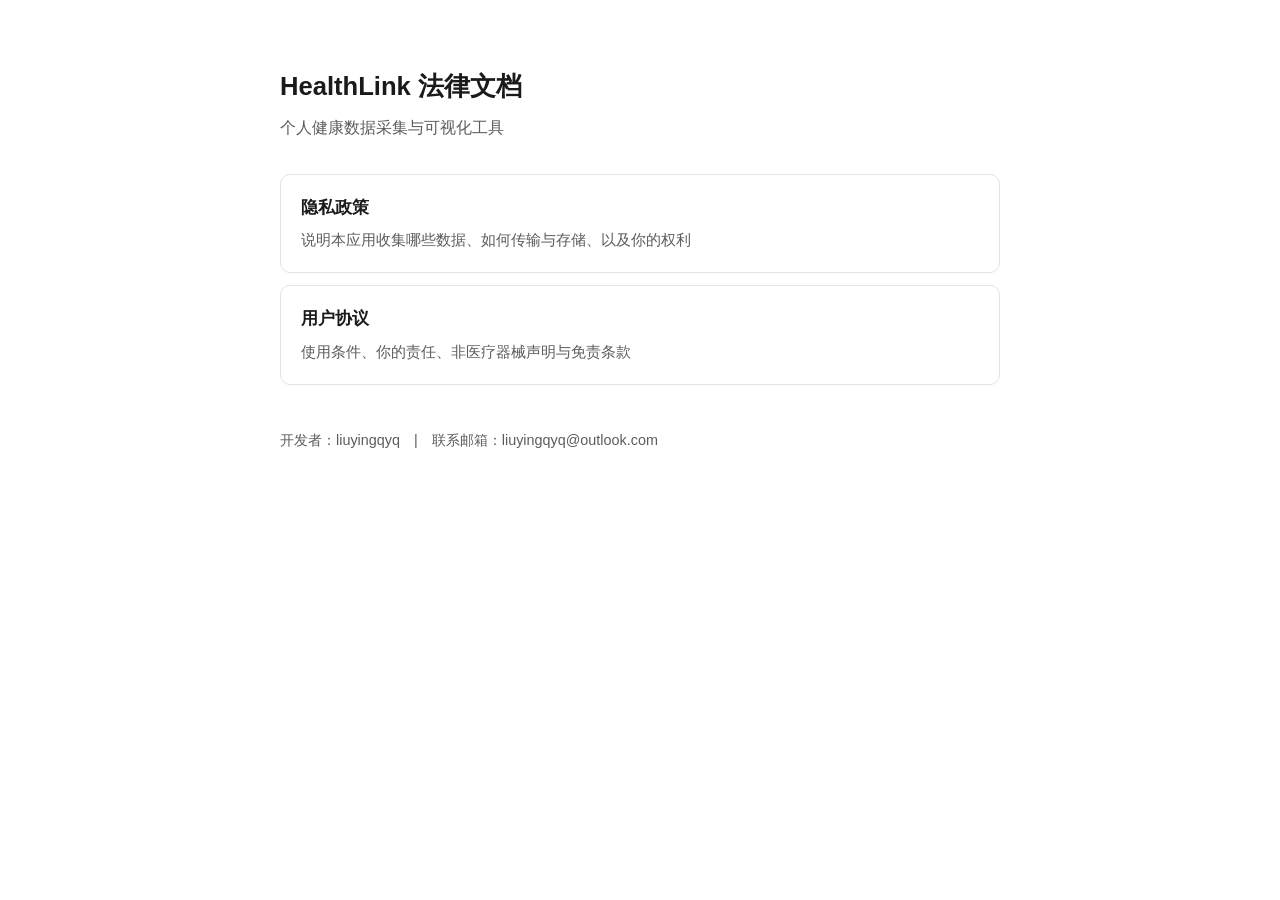
<file: legal/index.html>
<!DOCTYPE html>
<html lang="zh-CN">
<head>
<meta charset="utf-8">
<meta name="viewport" content="width=device-width, initial-scale=1">
<title>HealthLink 法律文档</title>
<style>
  :root { --fg:#1a1a1a; --muted:#5c5c5c; --line:#e3e3e3; --bg:#fff; --accent:#0a59f7; }
  @media (prefers-color-scheme: dark) {
    :root { --fg:#e8e8e8; --muted:#a0a0a0; --line:#333; --bg:#161616; --accent:#6ea8ff; }
  }
  body { margin:0; background:var(--bg); color:var(--fg);
    font: 16px/1.75 -apple-system, "Segoe UI", "Microsoft YaHei", "PingFang SC", Roboto, sans-serif; }
  main { max-width: 720px; margin: 0 auto; padding: 64px 20px; }
  h1 { font-size: 1.6em; margin: 0 0 .2em; }
  p.sub { color: var(--muted); margin: 0 0 2em; }
  a.card { display:block; padding:18px 20px; margin:12px 0; border:1px solid var(--line);
    border-radius:10px; text-decoration:none; color:inherit; transition:border-color .15s; }
  a.card:hover { border-color: var(--accent); }
  a.card b { display:block; font-size:1.05em; margin-bottom:.25em; }
  a.card span { color: var(--muted); font-size:.92em; }
  footer { margin-top:3em; color:var(--muted); font-size:.9em; }
</style>
</head>
<body>
<main>
  <h1>HealthLink 法律文档</h1>
  <p class="sub">个人健康数据采集与可视化工具</p>

  <a class="card" href="./privacy.html">
    <b>隐私政策</b>
    <span>说明本应用收集哪些数据、如何传输与存储、以及你的权利</span>
  </a>
  <a class="card" href="./agreement.html">
    <b>用户协议</b>
    <span>使用条件、你的责任、非医疗器械声明与免责条款</span>
  </a>

  <footer>开发者：liuyingqyq　|　联系邮箱：liuyingqyq@outlook.com</footer>
</main>
</body>
</html>
</file>
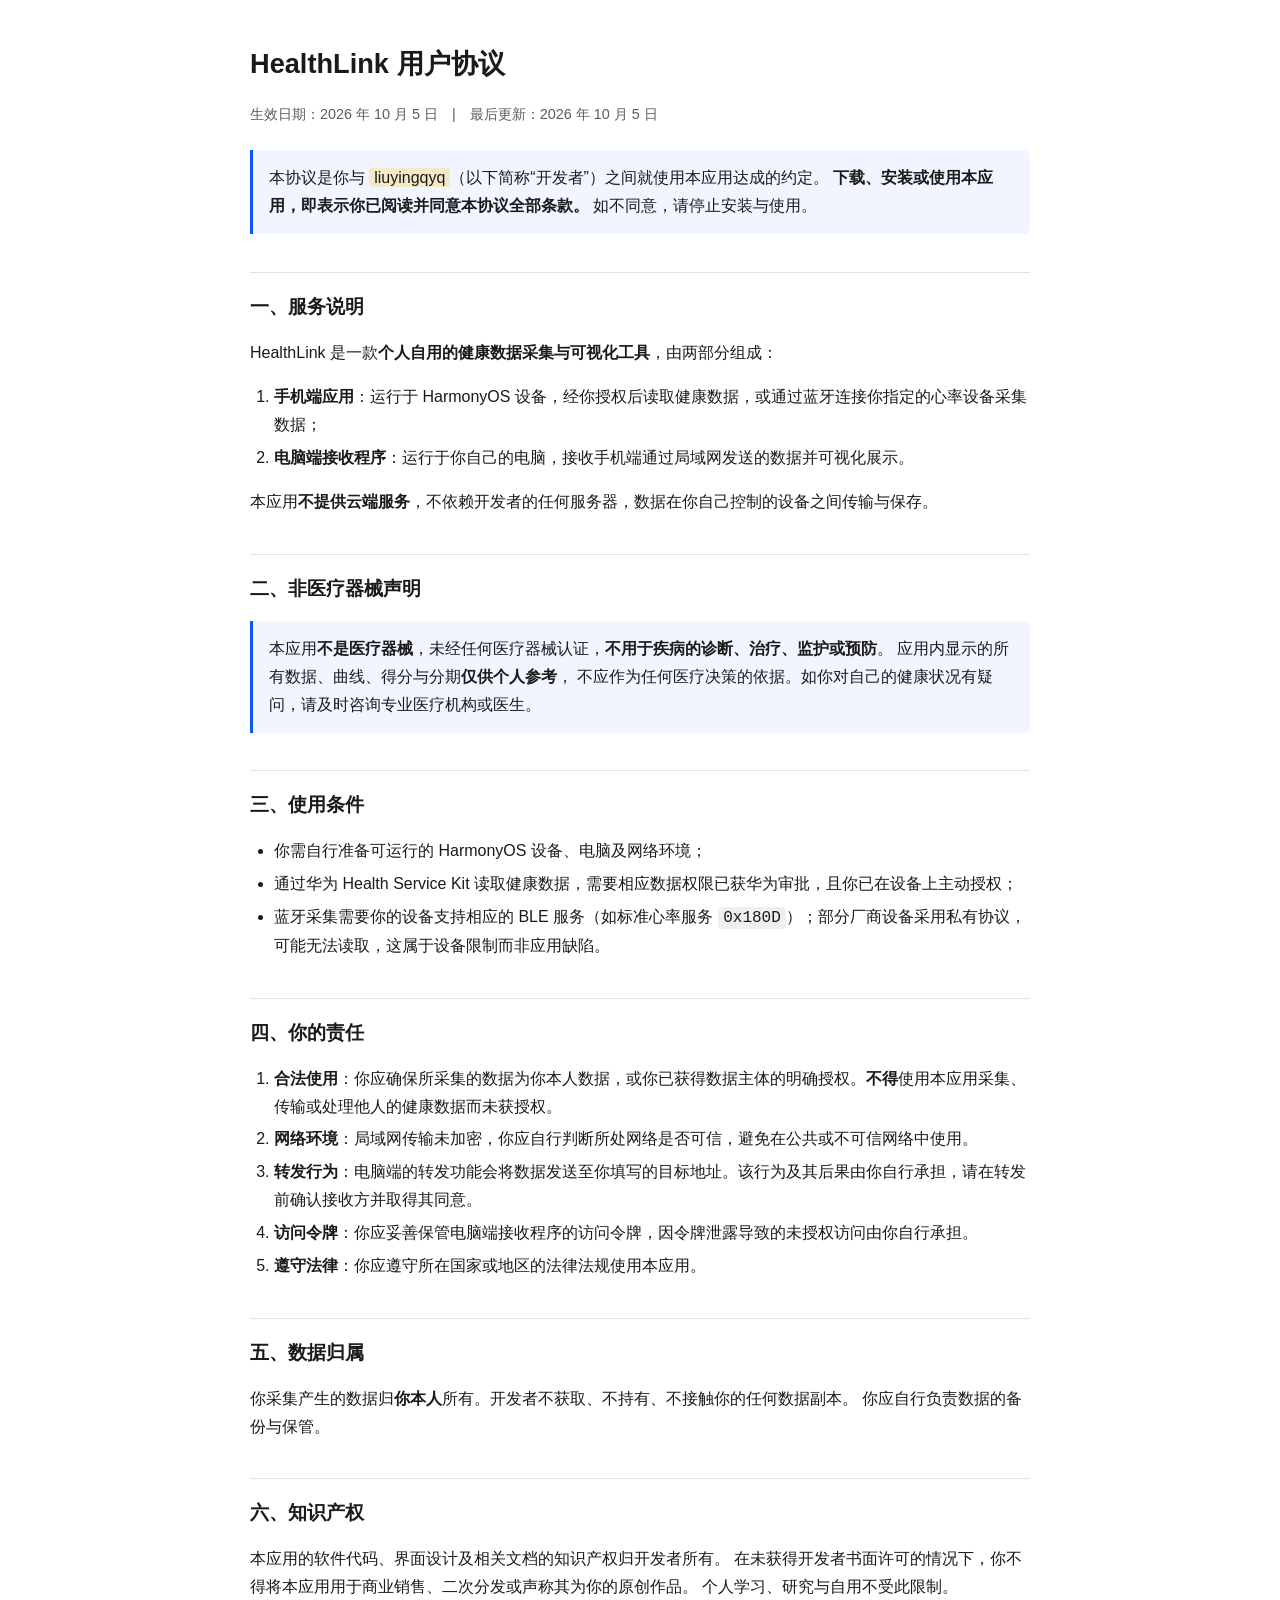
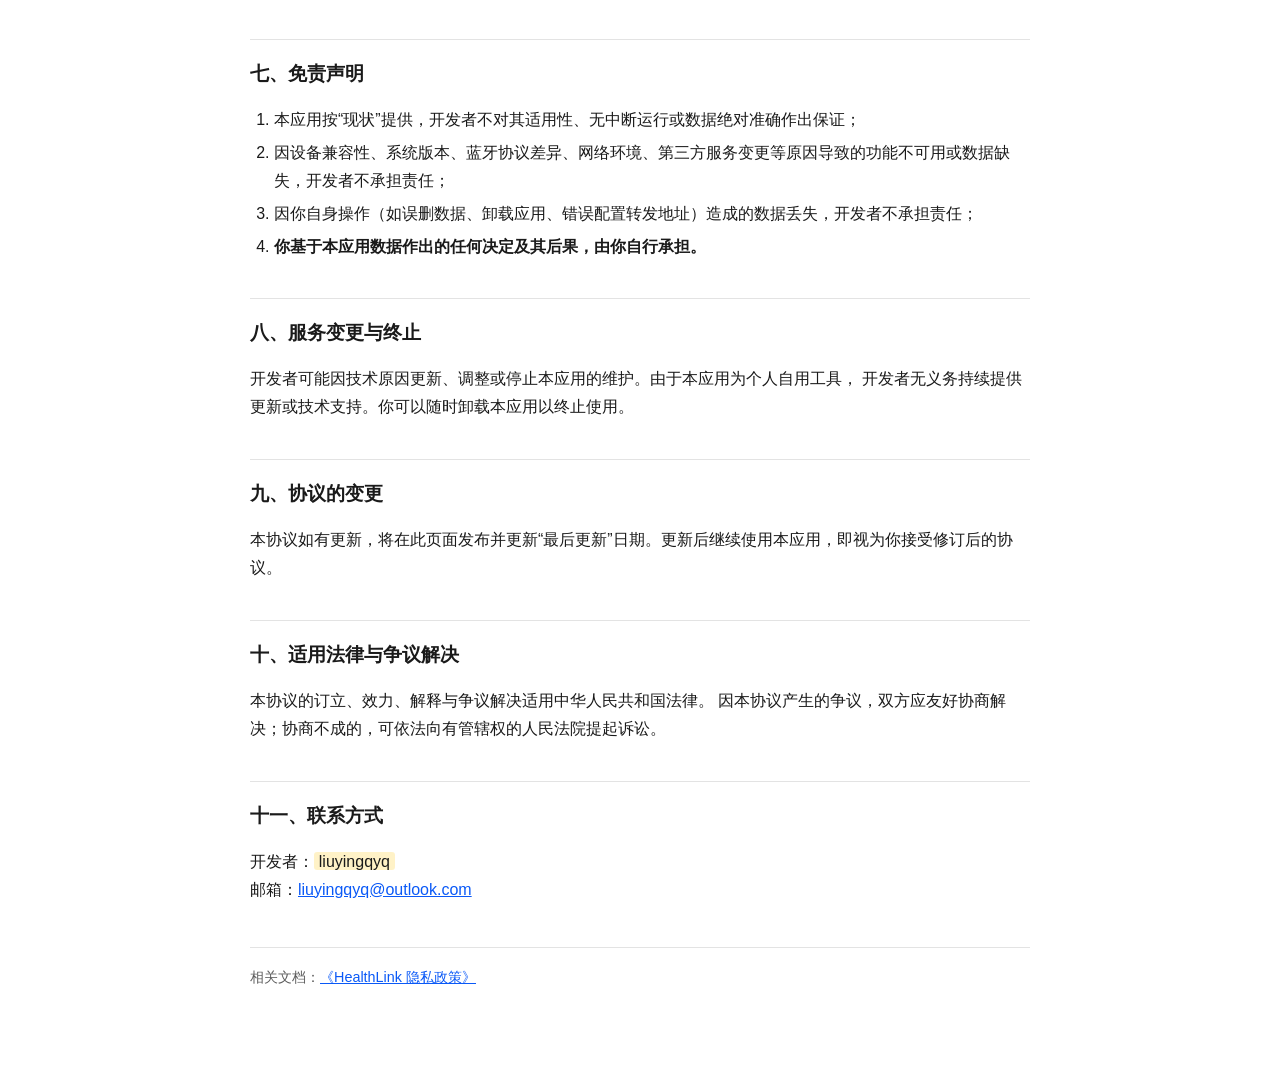
<file: legal/agreement.html>
<!DOCTYPE html>
<html lang="zh-CN">
<head>
<meta charset="utf-8">
<meta name="viewport" content="width=device-width, initial-scale=1">
<title>用户协议 — HealthLink</title>
<style>
  :root { --fg:#1a1a1a; --muted:#5c5c5c; --line:#e3e3e3; --bg:#fff; --accent:#0a59f7; }
  @media (prefers-color-scheme: dark) {
    :root { --fg:#e8e8e8; --muted:#a0a0a0; --line:#333; --bg:#161616; --accent:#6ea8ff; }
  }
  * { box-sizing: border-box; }
  body {
    margin:0; background:var(--bg); color:var(--fg);
    font: 16px/1.75 -apple-system, "Segoe UI", "Microsoft YaHei", "PingFang SC", Roboto, sans-serif;
  }
  main { max-width: 820px; margin: 0 auto; padding: 40px 20px 80px; }
  h1 { font-size: 1.7em; margin: 0 0 4px; }
  h2 { font-size: 1.18em; margin: 2em 0 .5em; padding-top: .9em; border-top: 1px solid var(--line); }
  .meta { color: var(--muted); font-size: .9em; margin-bottom: 1.6em; }
  .lead { padding: 14px 16px; border-left: 3px solid var(--accent); background: rgba(10,89,247,.06); border-radius: 0 6px 6px 0; }
  table { border-collapse: collapse; width: 100%; margin: .8em 0; font-size: .94em; display: block; overflow-x: auto; }
  th, td { border: 1px solid var(--line); padding: 8px 10px; text-align: left; vertical-align: top; }
  th { background: rgba(127,127,127,.08); font-weight: 600; }
  code { background: rgba(127,127,127,.12); padding: .1em .35em; border-radius: 4px; }
  ul, ol { padding-left: 1.5em; }
  li { margin: .3em 0; }
  footer { margin-top: 3em; padding-top: 1.2em; border-top: 1px solid var(--line); color: var(--muted); font-size: .9em; }
  a { color: var(--accent); }
  .fill { background: rgba(255,196,0,.22); padding: .05em .3em; border-radius: 3px; }
</style>
</head>
<body>
<main>

<h1>HealthLink 用户协议</h1>
<p class="meta">生效日期：2026 年 10 月 5 日　|　最后更新：2026 年 10 月 5 日</p>

<p class="lead">
本协议是你与 <span class="fill">liuyingqyq</span>（以下简称“开发者”）之间就使用本应用达成的约定。
<strong>下载、安装或使用本应用，即表示你已阅读并同意本协议全部条款。</strong>
如不同意，请停止安装与使用。
</p>

<h2>一、服务说明</h2>
<p>
HealthLink 是一款<strong>个人自用的健康数据采集与可视化工具</strong>，由两部分组成：
</p>
<ol>
  <li><strong>手机端应用</strong>：运行于 HarmonyOS 设备，经你授权后读取健康数据，或通过蓝牙连接你指定的心率设备采集数据；</li>
  <li><strong>电脑端接收程序</strong>：运行于你自己的电脑，接收手机端通过局域网发送的数据并可视化展示。</li>
</ol>
<p>
本应用<strong>不提供云端服务</strong>，不依赖开发者的任何服务器，数据在你自己控制的设备之间传输与保存。
</p>

<h2>二、非医疗器械声明</h2>
<p class="lead">
本应用<strong>不是医疗器械</strong>，未经任何医疗器械认证，<strong>不用于疾病的诊断、治疗、监护或预防</strong>。
应用内显示的所有数据、曲线、得分与分期<strong>仅供个人参考</strong>，
不应作为任何医疗决策的依据。如你对自己的健康状况有疑问，请及时咨询专业医疗机构或医生。
</p>

<h2>三、使用条件</h2>
<ul>
  <li>你需自行准备可运行的 HarmonyOS 设备、电脑及网络环境；</li>
  <li>通过华为 Health Service Kit 读取健康数据，需要相应数据权限已获华为审批，且你已在设备上主动授权；</li>
  <li>蓝牙采集需要你的设备支持相应的 BLE 服务（如标准心率服务 <code>0x180D</code>）；部分厂商设备采用私有协议，可能无法读取，这属于设备限制而非应用缺陷。</li>
</ul>

<h2>四、你的责任</h2>
<ol>
  <li><strong>合法使用</strong>：你应确保所采集的数据为你本人数据，或你已获得数据主体的明确授权。<strong>不得</strong>使用本应用采集、传输或处理他人的健康数据而未获授权。</li>
  <li><strong>网络环境</strong>：局域网传输未加密，你应自行判断所处网络是否可信，避免在公共或不可信网络中使用。</li>
  <li><strong>转发行为</strong>：电脑端的转发功能会将数据发送至你填写的目标地址。该行为及其后果由你自行承担，请在转发前确认接收方并取得其同意。</li>
  <li><strong>访问令牌</strong>：你应妥善保管电脑端接收程序的访问令牌，因令牌泄露导致的未授权访问由你自行承担。</li>
  <li><strong>遵守法律</strong>：你应遵守所在国家或地区的法律法规使用本应用。</li>
</ol>

<h2>五、数据归属</h2>
<p>
你采集产生的数据归<strong>你本人</strong>所有。开发者不获取、不持有、不接触你的任何数据副本。
你应自行负责数据的备份与保管。
</p>

<h2>六、知识产权</h2>
<p>
本应用的软件代码、界面设计及相关文档的知识产权归开发者所有。
在未获得开发者书面许可的情况下，你不得将本应用用于商业销售、二次分发或声称其为你的原创作品。
个人学习、研究与自用不受此限制。
</p>

<h2>七、免责声明</h2>
<ol>
  <li>本应用按“现状”提供，开发者不对其适用性、无中断运行或数据绝对准确作出保证；</li>
  <li>因设备兼容性、系统版本、蓝牙协议差异、网络环境、第三方服务变更等原因导致的功能不可用或数据缺失，开发者不承担责任；</li>
  <li>因你自身操作（如误删数据、卸载应用、错误配置转发地址）造成的数据丢失，开发者不承担责任；</li>
  <li><strong>你基于本应用数据作出的任何决定及其后果，由你自行承担。</strong></li>
</ol>

<h2>八、服务变更与终止</h2>
<p>
开发者可能因技术原因更新、调整或停止本应用的维护。由于本应用为个人自用工具，
开发者无义务持续提供更新或技术支持。你可以随时卸载本应用以终止使用。
</p>

<h2>九、协议的变更</h2>
<p>
本协议如有更新，将在此页面发布并更新“最后更新”日期。更新后继续使用本应用，即视为你接受修订后的协议。
</p>

<h2>十、适用法律与争议解决</h2>
<p>
本协议的订立、效力、解释与争议解决适用中华人民共和国法律。
因本协议产生的争议，双方应友好协商解决；协商不成的，可依法向有管辖权的人民法院提起诉讼。
</p>

<h2>十一、联系方式</h2>
<p>
开发者：<span class="fill">liuyingqyq</span><br>
邮箱：<a href="mailto:liuyingqyq@outlook.com">liuyingqyq@outlook.com</a>
</p>

<footer>
相关文档：<a href="./privacy.html">《HealthLink 隐私政策》</a>
</footer>

</main>
</body>
</html>
</file>
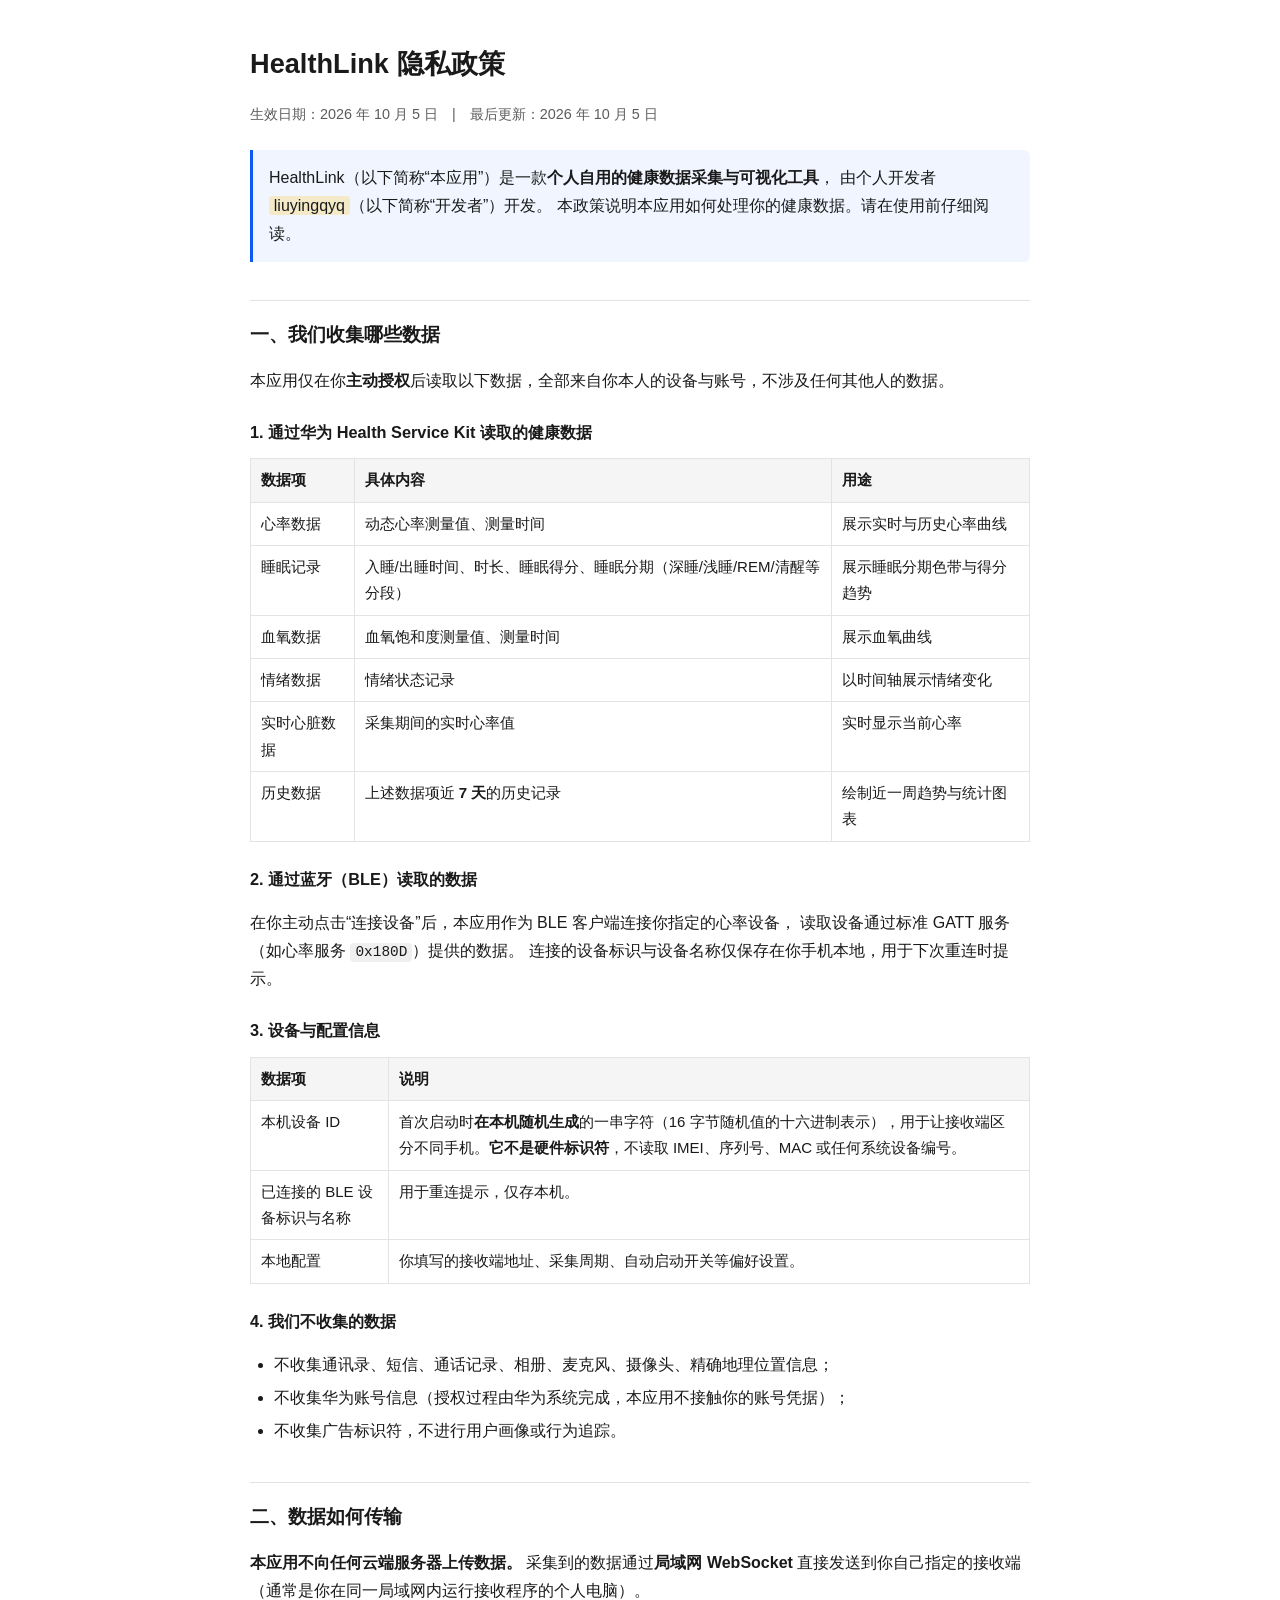
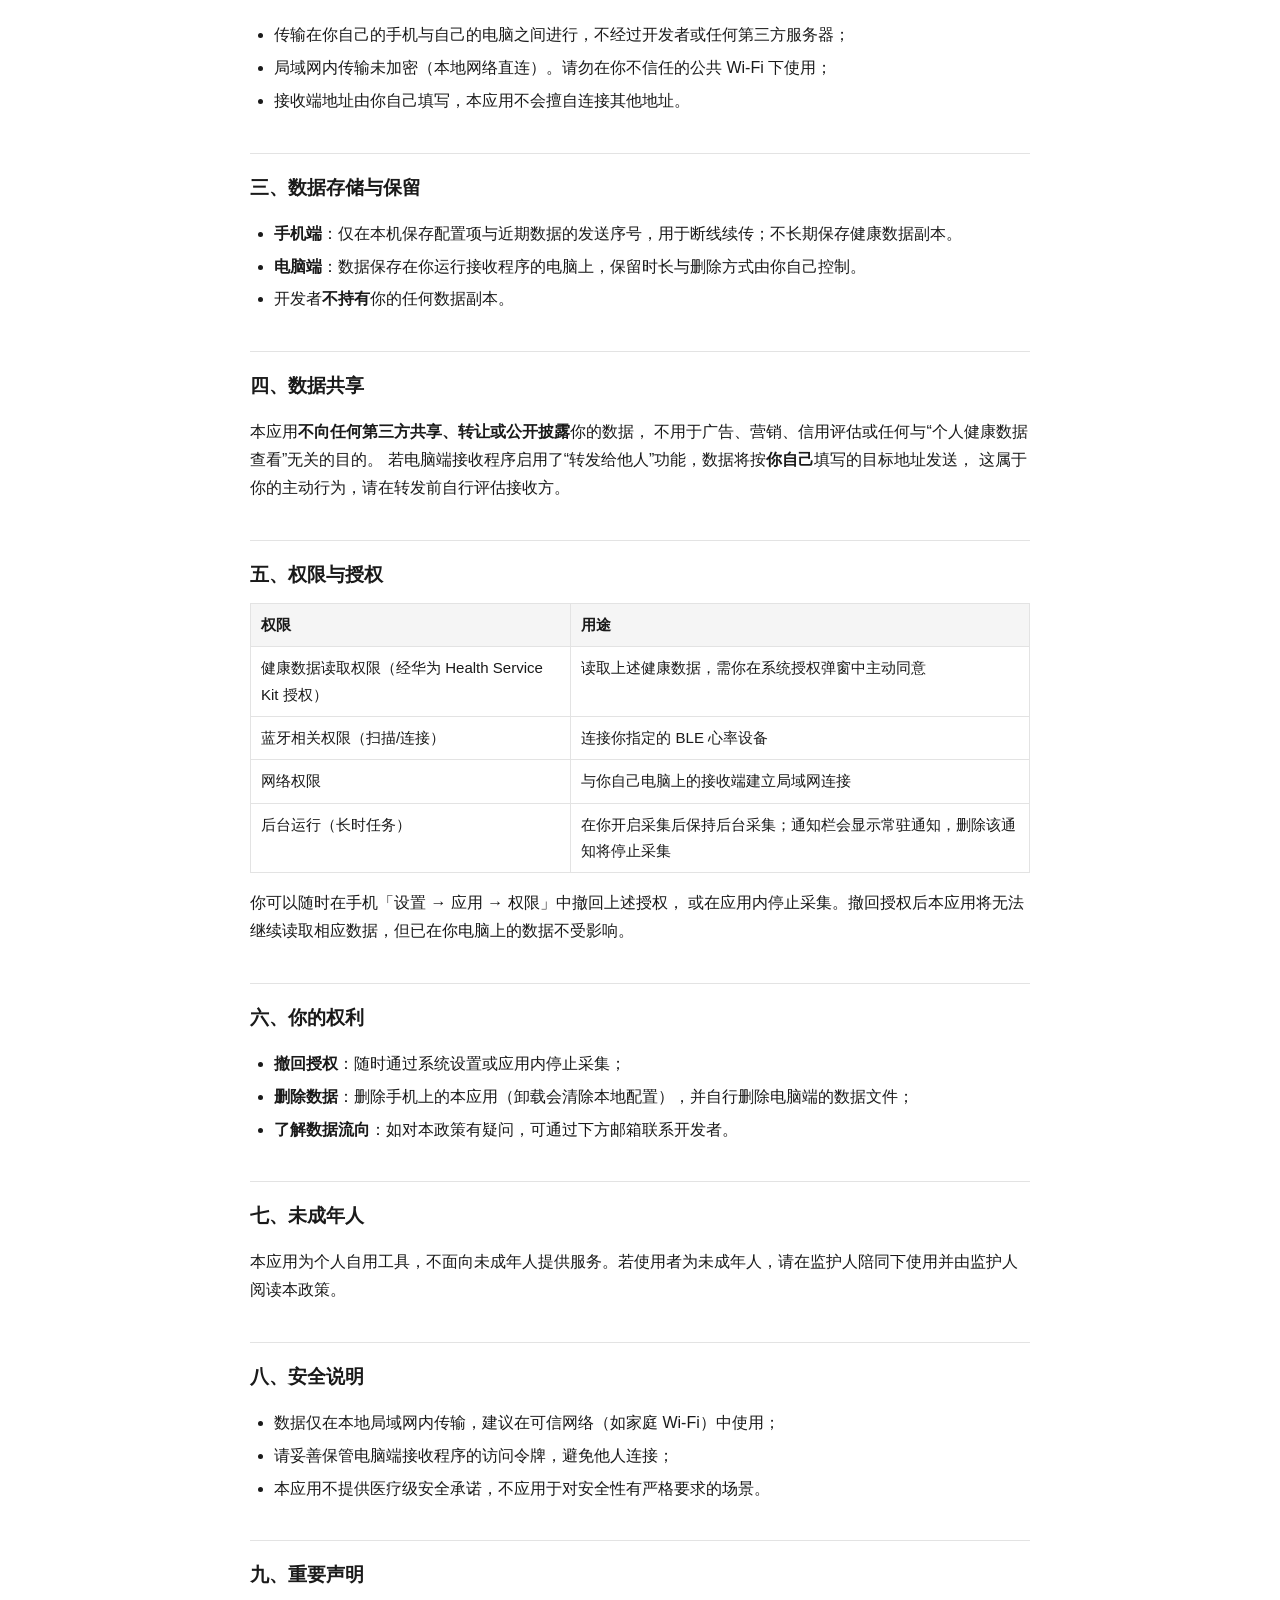
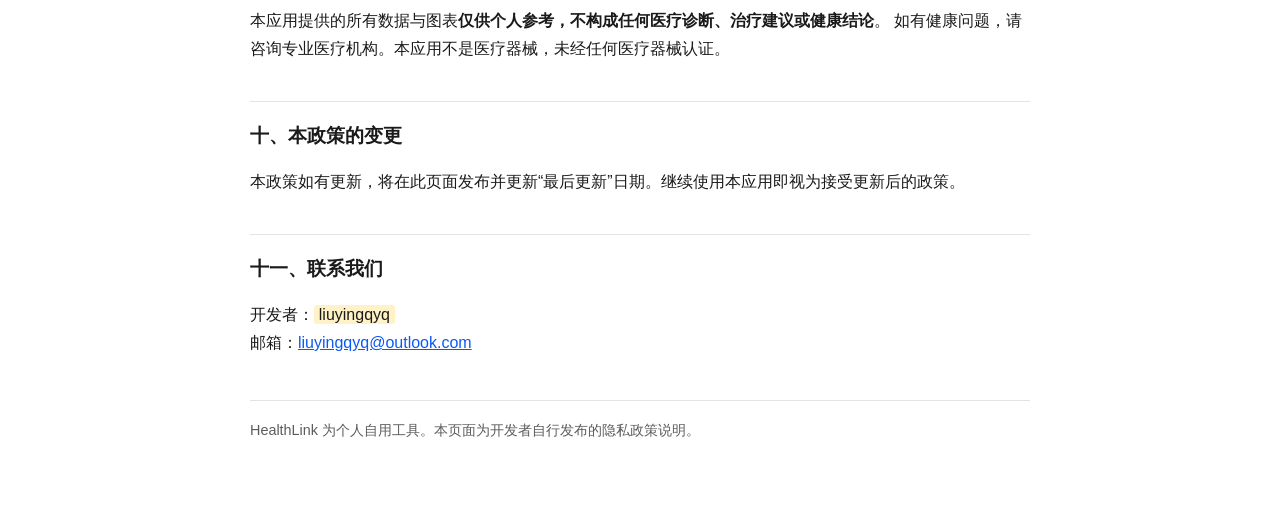
<file: legal/privacy.html>
<!DOCTYPE html>
<html lang="zh-CN">
<head>
<meta charset="utf-8">
<meta name="viewport" content="width=device-width, initial-scale=1">
<title>隐私政策 — HealthLink</title>
<style>
  :root { --fg:#1a1a1a; --muted:#5c5c5c; --line:#e3e3e3; --bg:#fff; --accent:#0a59f7; }
  @media (prefers-color-scheme: dark) {
    :root { --fg:#e8e8e8; --muted:#a0a0a0; --line:#333; --bg:#161616; --accent:#6ea8ff; }
  }
  * { box-sizing: border-box; }
  body {
    margin:0; background:var(--bg); color:var(--fg);
    font: 16px/1.75 -apple-system, "Segoe UI", "Microsoft YaHei", "PingFang SC", Roboto, sans-serif;
  }
  main { max-width: 820px; margin: 0 auto; padding: 40px 20px 80px; }
  h1 { font-size: 1.7em; margin: 0 0 4px; }
  h2 { font-size: 1.18em; margin: 2em 0 .5em; padding-top: .9em; border-top: 1px solid var(--line); }
  h3 { font-size: 1.02em; margin: 1.4em 0 .3em; }
  .meta { color: var(--muted); font-size: .9em; margin-bottom: 1.6em; }
  .lead { padding: 14px 16px; border-left: 3px solid var(--accent); background: rgba(10,89,247,.06); border-radius: 0 6px 6px 0; }
  table { border-collapse: collapse; width: 100%; margin: .8em 0; font-size: .94em; display: block; overflow-x: auto; }
  th, td { border: 1px solid var(--line); padding: 8px 10px; text-align: left; vertical-align: top; }
  th { background: rgba(127,127,127,.08); font-weight: 600; }
  code { background: rgba(127,127,127,.12); padding: .1em .35em; border-radius: 4px; font-size: .9em; }
  ul, ol { padding-left: 1.5em; }
  li { margin: .3em 0; }
  footer { margin-top: 3em; padding-top: 1.2em; border-top: 1px solid var(--line); color: var(--muted); font-size: .9em; }
  a { color: var(--accent); }
  .fill { background: rgba(255,196,0,.22); padding: .05em .3em; border-radius: 3px; }
</style>
</head>
<body>
<main>

<h1>HealthLink 隐私政策</h1>
<p class="meta">生效日期：2026 年 10 月 5 日　|　最后更新：2026 年 10 月 5 日</p>

<p class="lead">
HealthLink（以下简称“本应用”）是一款<strong>个人自用的健康数据采集与可视化工具</strong>，
由个人开发者 <span class="fill">liuyingqyq</span>（以下简称“开发者”）开发。
本政策说明本应用如何处理你的健康数据。请在使用前仔细阅读。
</p>

<h2>一、我们收集哪些数据</h2>

<p>本应用仅在你<strong>主动授权</strong>后读取以下数据，全部来自你本人的设备与账号，不涉及任何其他人的数据。</p>

<h3>1. 通过华为 Health Service Kit 读取的健康数据</h3>
<table>
  <thead>
    <tr><th>数据项</th><th>具体内容</th><th>用途</th></tr>
  </thead>
  <tbody>
    <tr><td>心率数据</td><td>动态心率测量值、测量时间</td><td>展示实时与历史心率曲线</td></tr>
    <tr><td>睡眠记录</td><td>入睡/出睡时间、时长、睡眠得分、睡眠分期（深睡/浅睡/REM/清醒等分段）</td><td>展示睡眠分期色带与得分趋势</td></tr>
    <tr><td>血氧数据</td><td>血氧饱和度测量值、测量时间</td><td>展示血氧曲线</td></tr>
    <tr><td>情绪数据</td><td>情绪状态记录</td><td>以时间轴展示情绪变化</td></tr>
    <tr><td>实时心脏数据</td><td>采集期间的实时心率值</td><td>实时显示当前心率</td></tr>
    <tr><td>历史数据</td><td>上述数据项近 <strong>7 天</strong>的历史记录</td><td>绘制近一周趋势与统计图表</td></tr>
  </tbody>
</table>

<h3>2. 通过蓝牙（BLE）读取的数据</h3>
<p>
在你主动点击“连接设备”后，本应用作为 BLE 客户端连接你指定的心率设备，
读取设备通过标准 GATT 服务（如心率服务 <code>0x180D</code>）提供的数据。
连接的设备标识与设备名称仅保存在你手机本地，用于下次重连时提示。
</p>

<h3>3. 设备与配置信息</h3>
<table>
  <thead><tr><th>数据项</th><th>说明</th></tr></thead>
  <tbody>
    <tr><td>本机设备 ID</td><td>首次启动时<strong>在本机随机生成</strong>的一串字符（16 字节随机值的十六进制表示），用于让接收端区分不同手机。<strong>它不是硬件标识符</strong>，不读取 IMEI、序列号、MAC 或任何系统设备编号。</td></tr>
    <tr><td>已连接的 BLE 设备标识与名称</td><td>用于重连提示，仅存本机。</td></tr>
    <tr><td>本地配置</td><td>你填写的接收端地址、采集周期、自动启动开关等偏好设置。</td></tr>
  </tbody>
</table>

<h3>4. 我们不收集的数据</h3>
<ul>
  <li>不收集通讯录、短信、通话记录、相册、麦克风、摄像头、精确地理位置信息；</li>
  <li>不收集华为账号信息（授权过程由华为系统完成，本应用不接触你的账号凭据）；</li>
  <li>不收集广告标识符，不进行用户画像或行为追踪。</li>
</ul>

<h2>二、数据如何传输</h2>
<p>
<strong>本应用不向任何云端服务器上传数据。</strong>
采集到的数据通过<strong>局域网 WebSocket</strong> 直接发送到你自己指定的接收端
（通常是你在同一局域网内运行接收程序的个人电脑）。
</p>
<ul>
  <li>传输在你自己的手机与自己的电脑之间进行，不经过开发者或任何第三方服务器；</li>
  <li>局域网内传输未加密（本地网络直连）。请勿在你不信任的公共 Wi-Fi 下使用；</li>
  <li>接收端地址由你自己填写，本应用不会擅自连接其他地址。</li>
</ul>

<h2>三、数据存储与保留</h2>
<ul>
  <li><strong>手机端</strong>：仅在本机保存配置项与近期数据的发送序号，用于断线续传；不长期保存健康数据副本。</li>
  <li><strong>电脑端</strong>：数据保存在你运行接收程序的电脑上，保留时长与删除方式由你自己控制。</li>
  <li>开发者<strong>不持有</strong>你的任何数据副本。</li>
</ul>

<h2>四、数据共享</h2>
<p>
本应用<strong>不向任何第三方共享、转让或公开披露</strong>你的数据，
不用于广告、营销、信用评估或任何与“个人健康数据查看”无关的目的。
若电脑端接收程序启用了“转发给他人”功能，数据将按<strong>你自己</strong>填写的目标地址发送，
这属于你的主动行为，请在转发前自行评估接收方。
</p>

<h2>五、权限与授权</h2>
<table>
  <thead><tr><th>权限</th><th>用途</th></tr></thead>
  <tbody>
    <tr><td>健康数据读取权限（经华为 Health Service Kit 授权）</td><td>读取上述健康数据，需你在系统授权弹窗中主动同意</td></tr>
    <tr><td>蓝牙相关权限（扫描/连接）</td><td>连接你指定的 BLE 心率设备</td></tr>
    <tr><td>网络权限</td><td>与你自己电脑上的接收端建立局域网连接</td></tr>
    <tr><td>后台运行（长时任务）</td><td>在你开启采集后保持后台采集；通知栏会显示常驻通知，删除该通知将停止采集</td></tr>
  </tbody>
</table>
<p>
你可以随时在手机「设置 → 应用 → 权限」中撤回上述授权，
或在应用内停止采集。撤回授权后本应用将无法继续读取相应数据，但已在你电脑上的数据不受影响。
</p>

<h2>六、你的权利</h2>
<ul>
  <li><strong>撤回授权</strong>：随时通过系统设置或应用内停止采集；</li>
  <li><strong>删除数据</strong>：删除手机上的本应用（卸载会清除本地配置），并自行删除电脑端的数据文件；</li>
  <li><strong>了解数据流向</strong>：如对本政策有疑问，可通过下方邮箱联系开发者。</li>
</ul>

<h2>七、未成年人</h2>
<p>本应用为个人自用工具，不面向未成年人提供服务。若使用者为未成年人，请在监护人陪同下使用并由监护人阅读本政策。</p>

<h2>八、安全说明</h2>
<ul>
  <li>数据仅在本地局域网内传输，建议在可信网络（如家庭 Wi-Fi）中使用；</li>
  <li>请妥善保管电脑端接收程序的访问令牌，避免他人连接；</li>
  <li>本应用不提供医疗级安全承诺，不应用于对安全性有严格要求的场景。</li>
</ul>

<h2>九、重要声明</h2>
<p>
本应用提供的所有数据与图表<strong>仅供个人参考，不构成任何医疗诊断、治疗建议或健康结论</strong>。
如有健康问题，请咨询专业医疗机构。本应用不是医疗器械，未经任何医疗器械认证。
</p>

<h2>十、本政策的变更</h2>
<p>本政策如有更新，将在此页面发布并更新“最后更新”日期。继续使用本应用即视为接受更新后的政策。</p>

<h2>十一、联系我们</h2>
<p>
开发者：<span class="fill">liuyingqyq</span><br>
邮箱：<a href="mailto:liuyingqyq@outlook.com">liuyingqyq@outlook.com</a>
</p>

<footer>
HealthLink 为个人自用工具。本页面为开发者自行发布的隐私政策说明。
</footer>

</main>
</body>
</html>
</file>
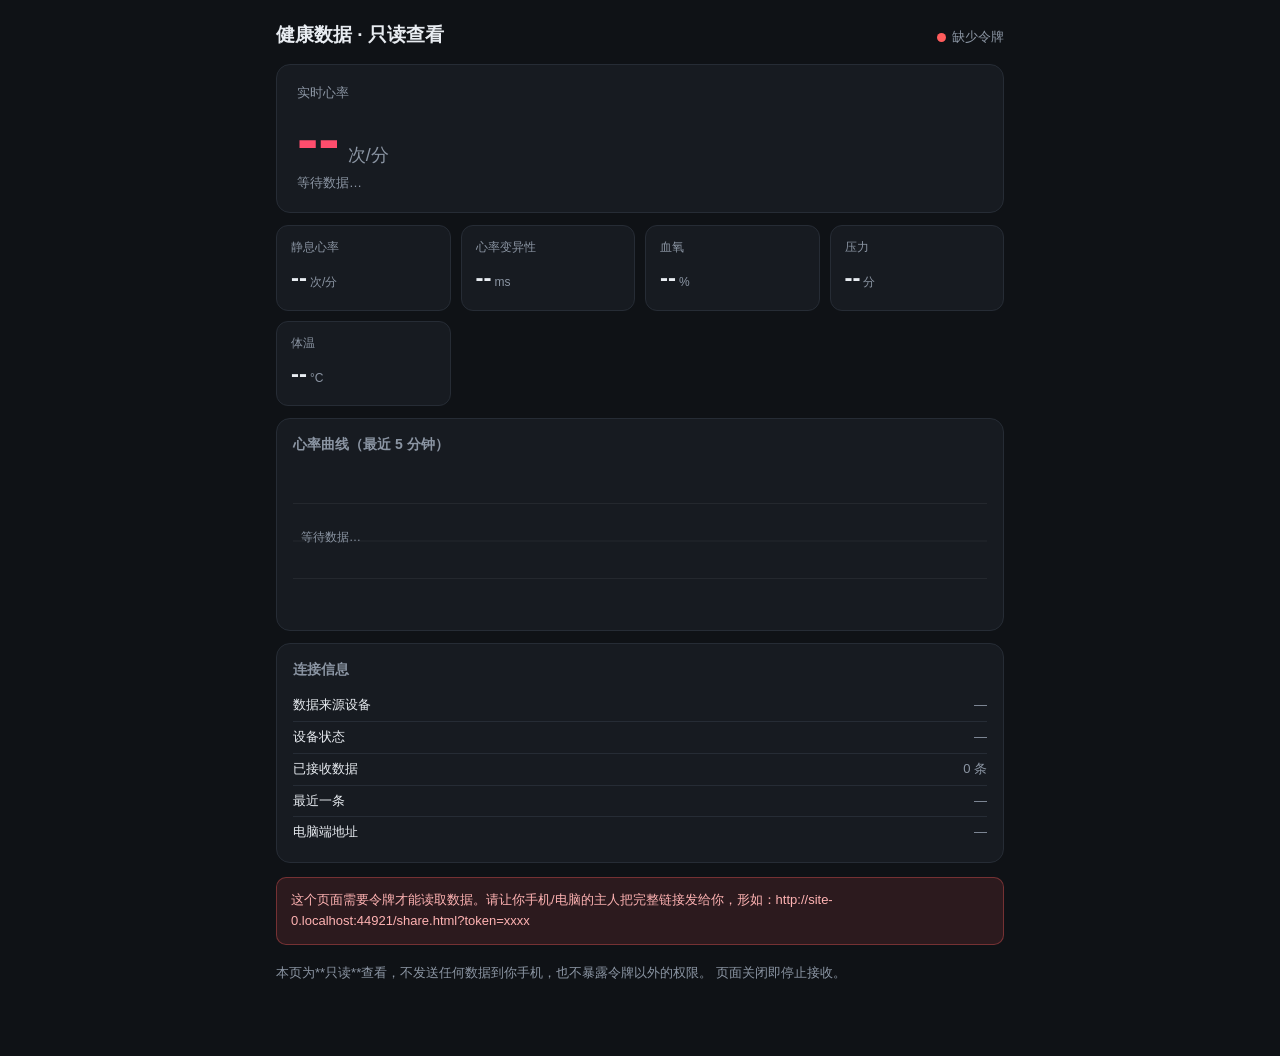
<file: pc/web/share.html>
<!DOCTYPE html>
<html lang="zh-CN">
<head>
<meta charset="utf-8">
<meta name="viewport" content="width=device-width, initial-scale=1">
<meta name="robots" content="noindex, nofollow">
<title>健康数据 · 只读查看</title>
<style>
  :root {
    --bg: #0f1216; --card: #171b21; --line: #262c35;
    --fg: #e8ecf1; --muted: #8b95a3; --ok: #3ddc84; --warn: #f5a623; --err: #ff5c5c;
    --hr: #ff4d6d; --spo2: #4da3ff; --stress: #f5a623;
  }
  * { box-sizing: border-box; }
  body {
    margin: 0; background: var(--bg); color: var(--fg);
    font: 15px/1.6 -apple-system, "Segoe UI", "Microsoft YaHei", "PingFang SC", sans-serif;
  }
  .wrap { max-width: 760px; margin: 0 auto; padding: 20px 16px 60px; }
  header { display: flex; align-items: baseline; justify-content: space-between; margin-bottom: 14px; }
  h1 { font-size: 19px; margin: 0; }
  .dot { display: inline-block; width: 9px; height: 9px; border-radius: 50%; margin-right: 6px; vertical-align: middle; background: var(--muted); }
  .dot.on { background: var(--ok); box-shadow: 0 0 8px var(--ok); }
  .dot.err { background: var(--err); }
  .dot.wait { background: var(--warn); }
  .muted { color: var(--muted); font-size: 13px; }

  .hero { background: var(--card); border: 1px solid var(--line); border-radius: 14px; padding: 18px 20px; }
  .hero .big { font-size: 64px; font-weight: 700; line-height: 1.05; color: var(--hr); }
  .hero .big small { font-size: 18px; font-weight: 400; color: var(--muted); margin-left: 8px; }
  .hero .label { color: var(--muted); font-size: 13px; margin-bottom: 2px; }

  .grid { display: grid; grid-template-columns: repeat(auto-fit, minmax(150px, 1fr)); gap: 10px; margin-top: 12px; }
  .cell { background: var(--card); border: 1px solid var(--line); border-radius: 12px; padding: 12px 14px; }
  .cell .k { color: var(--muted); font-size: 12px; }
  .cell .v { font-size: 24px; font-weight: 600; margin-top: 2px; }
  .cell .u { font-size: 12px; color: var(--muted); margin-left: 3px; font-weight: 400; }

  .card { background: var(--card); border: 1px solid var(--line); border-radius: 14px; padding: 14px 16px; margin-top: 12px; }
  .card h2 { font-size: 14px; margin: 0 0 10px; color: var(--muted); font-weight: 600; }
  canvas { width: 100%; height: 150px; display: block; }

  table { width: 100%; border-collapse: collapse; font-size: 13px; }
  td { padding: 5px 0; border-bottom: 1px solid var(--line); }
  tr:last-child td { border-bottom: none; }
  td:last-child { text-align: right; color: var(--muted); }

  .msg { margin-top: 14px; padding: 12px 14px; border-radius: 10px; font-size: 13px;
         background: rgba(245,166,35,.12); border: 1px solid rgba(245,166,35,.35); color: #ffd79a; }
  .msg.err { background: rgba(255,92,92,.12); border-color: rgba(255,92,92,.35); color: #ffb3b3; }
  .msg.hide { display: none; }
  code { background: rgba(255,255,255,.08); padding: 1px 5px; border-radius: 4px; }
</style>
</head>
<body>
<div class="wrap">

  <header>
    <h1>健康数据 · 只读查看</h1>
    <div class="muted"><span id="dot" class="dot wait"></span><span id="statusText">正在连接…</span></div>
  </header>

  <!-- 心率主卡 -->
  <div class="hero">
    <div class="label">实时心率</div>
    <div class="big"><span id="hr">--</span><small>次/分</small></div>
    <div class="muted" id="hrTime">等待数据…</div>
  </div>

  <!-- 其它指标 -->
  <div class="grid" id="metrics"></div>

  <!-- 心率曲线 -->
  <div class="card">
    <h2>心率曲线（最近 5 分钟）</h2>
    <canvas id="chart"></canvas>
  </div>

  <!-- 连接与设备信息 -->
  <div class="card">
    <h2>连接信息</h2>
    <table>
      <tr><td>数据来源设备</td><td id="deviceId">—</td></tr>
      <tr><td>设备状态</td><td id="deviceState">—</td></tr>
      <tr><td>已接收数据</td><td id="count">0 条</td></tr>
      <tr><td>最近一条</td><td id="lastAt">—</td></tr>
      <tr><td>电脑端地址</td><td id="serverAddr">—</td></tr>
    </table>
  </div>

  <div class="msg hide" id="message"></div>

  <p class="muted" style="margin-top:18px">
    本页为**只读**查看，不发送任何数据到你手机，也不暴露令牌以外的权限。
    页面关闭即停止接收。
  </p>
</div>

<script>
(function () {
  'use strict';

  // ---------------------------------------------------------------- 配置
  var qs = new URLSearchParams(location.search);
  var TOKEN = qs.get('token') || '';
  var TOPIC = qs.get('topic') || 'health';

  var $ = function (id) { return document.getElementById(id); };
  var el = {
    dot: $('dot'), statusText: $('statusText'), hr: $('hr'), hrTime: $('hrTime'),
    metrics: $('metrics'), deviceId: $('deviceId'), deviceState: $('deviceState'),
    count: $('count'), lastAt: $('lastAt'), serverAddr: $('serverAddr'),
    message: $('message'), chart: $('chart')
  };

  // 指标展示定义（与协议 3.5 的 metric 枚举对应）
  var METRIC_DEF = [
    { key: 'heart_rate',          name: '心率',       unit: '次/分', digits: 0 },
    { key: 'resting_heart_rate',  name: '静息心率',   unit: '次/分', digits: 0 },
    { key: 'hrv',                 name: '心率变异性', unit: 'ms',    digits: 0 },
    { key: 'spo2',                name: '血氧',       unit: '%',     digits: 0 },
    { key: 'stress',              name: '压力',       unit: '分',    digits: 0 },
    { key: 'body_temperature',    name: '体温',       unit: '°C',    digits: 1 }
  ];

  var latest = {};          // metric -> {value, unit, endTime}
  var hrSeries = [];        // [{t, v}] 最近 5 分钟
  var received = 0;
  var device = { id: '', online: null, model: '' };
  var ws = null;
  var reconnectTimer = null;
  var reconnectDelay = 1000;
  var stopped = false;

  var HR_WINDOW_MS = 5 * 60 * 1000;

  // ---------------------------------------------------------------- 文案
  function setStatus(kind, text) {
    el.dot.className = 'dot ' + (kind === 'ok' ? 'on' : kind === 'err' ? 'err' : 'wait');
    el.statusText.textContent = text;
  }
  function showMessage(text, isErr) {
    el.message.textContent = text;
    el.message.className = 'msg' + (isErr ? ' err' : '');
  }
  function hideMessage() { el.message.className = 'msg hide'; }

  function fmtTime(ts) {
    if (!ts) return '—';
    var d = new Date(ts);
    var p = function (n) { return n < 10 ? '0' + n : '' + n; };
    return p(d.getHours()) + ':' + p(d.getMinutes()) + ':' + p(d.getSeconds());
  }

  function shortId(id) {
    if (!id) return '—';
    return id.length > 10 ? id.slice(0, 10) + '…' : id;
  }

  // ---------------------------------------------------------------- 渲染
  function renderHero() {
    var hr = latest['heart_rate'];
    if (!hr || hr.value === null || hr.value === undefined) {
      el.hr.textContent = '--';
      el.hrTime.textContent = '等待数据…';
      return;
    }
    el.hr.textContent = Math.round(hr.value);
    el.hrTime.textContent = '更新于 ' + fmtTime(hr.endTime);
  }

  function renderMetrics() {
    var html = '';
    for (var i = 0; i < METRIC_DEF.length; i++) {
      var def = METRIC_DEF[i];
      if (def.key === 'heart_rate') continue;      // 已在主卡显示
      var m = latest[def.key];
      var has = m && m.value !== null && m.value !== undefined;
      var v = has ? Number(m.value).toFixed(def.digits) : '--';
      var u = (has && m.unit) ? m.unit : def.unit;
      html += '<div class="cell"><div class="k">' + def.name + '</div>' +
              '<div class="v">' + v + '<span class="u">' + u + '</span></div></div>';
    }
    el.metrics.innerHTML = html;
  }

  function renderInfo() {
    el.deviceId.textContent = device.id ? shortId(device.id) + (device.model ? '（' + device.model + '）' : '') : '—';
    el.deviceState.textContent = device.online === null ? '—' : (device.online ? '在线' : '离线');
    el.count.textContent = received + ' 条';
    var last = hrSeries.length > 0 ? hrSeries[hrSeries.length - 1].t : 0;
    el.lastAt.textContent = last ? fmtTime(last) : '—';
  }

  // ---------------------------------------------------------------- 曲线
  var ctx = el.chart.getContext('2d');
  function drawChart() {
    var dpr = window.devicePixelRatio || 1;
    var w = el.chart.clientWidth, h = el.chart.clientHeight;
    if (el.chart.width !== w * dpr || el.chart.height !== h * dpr) {
      el.chart.width = w * dpr; el.chart.height = h * dpr;
      ctx.setTransform(dpr, 0, 0, dpr, 0, 0);
    }
    ctx.clearRect(0, 0, w, h);

    var now = Date.now();
    var pts = hrSeries.filter(function (p) { return now - p.t <= HR_WINDOW_MS; });
    hrSeries = pts;

    // 背景网格
    ctx.strokeStyle = 'rgba(255,255,255,.06)';
    ctx.lineWidth = 1;
    for (var g = 1; g <= 3; g++) {
      var y = (h / 4) * g;
      ctx.beginPath(); ctx.moveTo(0, y); ctx.lineTo(w, y); ctx.stroke();
    }

    if (pts.length < 2) {
      ctx.fillStyle = '#8b95a3';
      ctx.font = '12px sans-serif';
      ctx.fillText('等待数据…', 8, h / 2);
      return;
    }

    var vals = pts.map(function (p) { return p.v; });
    var min = Math.min.apply(null, vals), max = Math.max.apply(null, vals);
    if (max - min < 10) { var mid = (max + min) / 2; min = mid - 5; max = mid + 5; }
    var pad = (max - min) * 0.15;
    min -= pad; max += pad;

    var t0 = pts[0].t, t1 = now;
    var span = Math.max(1, t1 - t0);
    var X = function (t) { return ((t - t0) / span) * w; };
    var Y = function (v) { return h - ((v - min) / (max - min)) * h; };

    // 面积
    var grad = ctx.createLinearGradient(0, 0, 0, h);
    grad.addColorStop(0, 'rgba(255,77,109,.35)');
    grad.addColorStop(1, 'rgba(255,77,109,0)');
    ctx.beginPath();
    ctx.moveTo(X(pts[0].t), h);
    for (var i = 0; i < pts.length; i++) ctx.lineTo(X(pts[i].t), Y(pts[i].v));
    ctx.lineTo(X(pts[pts.length - 1].t), h);
    ctx.closePath();
    ctx.fillStyle = grad; ctx.fill();

    // 折线
    ctx.beginPath();
    for (var j = 0; j < pts.length; j++) {
      var x = X(pts[j].t), y = Y(pts[j].v);
      if (j === 0) ctx.moveTo(x, y); else ctx.lineTo(x, y);
    }
    ctx.strokeStyle = '#ff4d6d'; ctx.lineWidth = 2; ctx.stroke();

    // 最新点
    var lp = pts[pts.length - 1];
    ctx.beginPath();
    ctx.arc(X(lp.t), Y(lp.v), 3.5, 0, Math.PI * 2);
    ctx.fillStyle = '#fff'; ctx.fill();

    // 极值标注
    ctx.fillStyle = '#8b95a3'; ctx.font = '11px sans-serif';
    ctx.fillText(Math.round(max), 4, 12);
    ctx.fillText(Math.round(min), 4, h - 4);
  }

  // ---------------------------------------------------------------- 消息处理
  function handleSample(payload, env) {
    if (!payload || !payload.metric) return;
    received++;
    latest[payload.metric] = {
      value: payload.value,
      unit: payload.unit,
      endTime: payload.endTime || env.ts || Date.now()
    };
    if (payload.metric === 'heart_rate' && payload.value !== null && payload.value !== undefined) {
      hrSeries.push({ t: payload.endTime || env.ts || Date.now(), v: Number(payload.value) });
      if (hrSeries.length > 3600) hrSeries.shift();
    }
    if (env.deviceId && !device.id) device.id = env.deviceId;
    renderHero(); renderMetrics(); renderInfo(); drawChart();
  }

  function handleDeviceEvent(payload) {
    if (!payload) return;
    if (payload.event === 'online') { device.online = true; if (payload.model) device.model = payload.model; }
    else if (payload.event === 'offline') { device.online = false; }
    renderInfo();
  }

  function connect() {
    if (stopped) return;
    if (!TOKEN) {
      setStatus('err', '缺少令牌');
      showMessage('这个页面需要令牌才能读取数据。请让你手机/电脑的主人把完整链接发给你，' +
                  '形如：' + location.origin + '/share.html?token=xxxx', true);
      return;
    }
    var proto = location.protocol === 'https:' ? 'wss:' : 'ws:';
    var url = proto + '//' + location.host + '/subscribe?token=' + encodeURIComponent(TOKEN) +
              '&topic=' + encodeURIComponent(TOPIC) + '&since=0';
    el.serverAddr.textContent = location.host;

    setStatus('wait', '正在连接…');
    try { ws = new WebSocket(url); } catch (e) {
      setStatus('err', '无法创建连接');
      showMessage('建立连接失败：' + e.message, true);
      return;
    }

    ws.onopen = function () {
      setStatus('wait', '已连接，等待数据…');
    };

    ws.onmessage = function (ev) {
      var env;
      try { env = JSON.parse(ev.data); } catch (e) { return; }
      if (!env || !env.type) return;

      switch (env.type) {
        case 'subscribed':
          reconnectDelay = 1000;
          hideMessage();
          device.id = (env.payload && env.payload.devices && env.payload.devices[0]) || '';
          setStatus('ok', '已连接 · 等待数据');
          renderInfo();
          break;
        case 'sample':
          if (received === 0) setStatus('ok', '接收中');
          handleSample(env.payload, env);
          break;
        case 'device_event':
          handleDeviceEvent(env.payload);
          break;
        case 'gap':
          showMessage('有一段历史数据缺失（电脑端缓冲不够），下面的数据是实时数据。');
          break;
        case 'nack':
          var reason = (env.payload && env.payload.reason) || '未知';
          if (reason === 'unauthorized') {
            stopped = true;
            setStatus('err', '令牌无效');
            showMessage('令牌无效：请让数据主人重新把完整链接发给你（电脑端重启后令牌可能变化）。', true);
          } else {
            showMessage('电脑端返回错误：' + reason);
          }
          break;
        default:
          break;   // 未知类型忽略（向前兼容）
      }
    };

    ws.onclose = function (ev) {
      ws = null;
      if (stopped) return;
      if (ev && ev.code === 4401) {
        stopped = true;
        setStatus('err', '令牌无效');
        showMessage('令牌无效，已停止重连。请让数据主人重新发你链接。', true);
        return;
      }
      setStatus('err', '连接断开，重连中…');
      scheduleReconnect();
    };

    ws.onerror = function () {
      setStatus('err', '连接异常');
    };
  }

  function scheduleReconnect() {
    if (stopped) return;
    if (reconnectTimer !== null) clearTimeout(reconnectTimer);
    reconnectTimer = setTimeout(function () {
      reconnectTimer = null;
      reconnectDelay = Math.min(reconnectDelay * 2, 30000);
      setStatus('wait', '正在重连…');
      connect();
    }, reconnectDelay);
  }

  // 窗口尺寸变化时重绘
  window.addEventListener('resize', drawChart);
  // 曲线随时间推进（即使暂无新数据也要滚动）
  setInterval(drawChart, 2000);
  // 离开页面时断开，别占着服务端连接
  window.addEventListener('beforeunload', function () {
    stopped = true;
    if (ws) try { ws.close(); } catch (e) {}
  });

  renderMetrics(); renderInfo(); drawChart();
  connect();
})();
</script>
</body>
</html>
</file>
